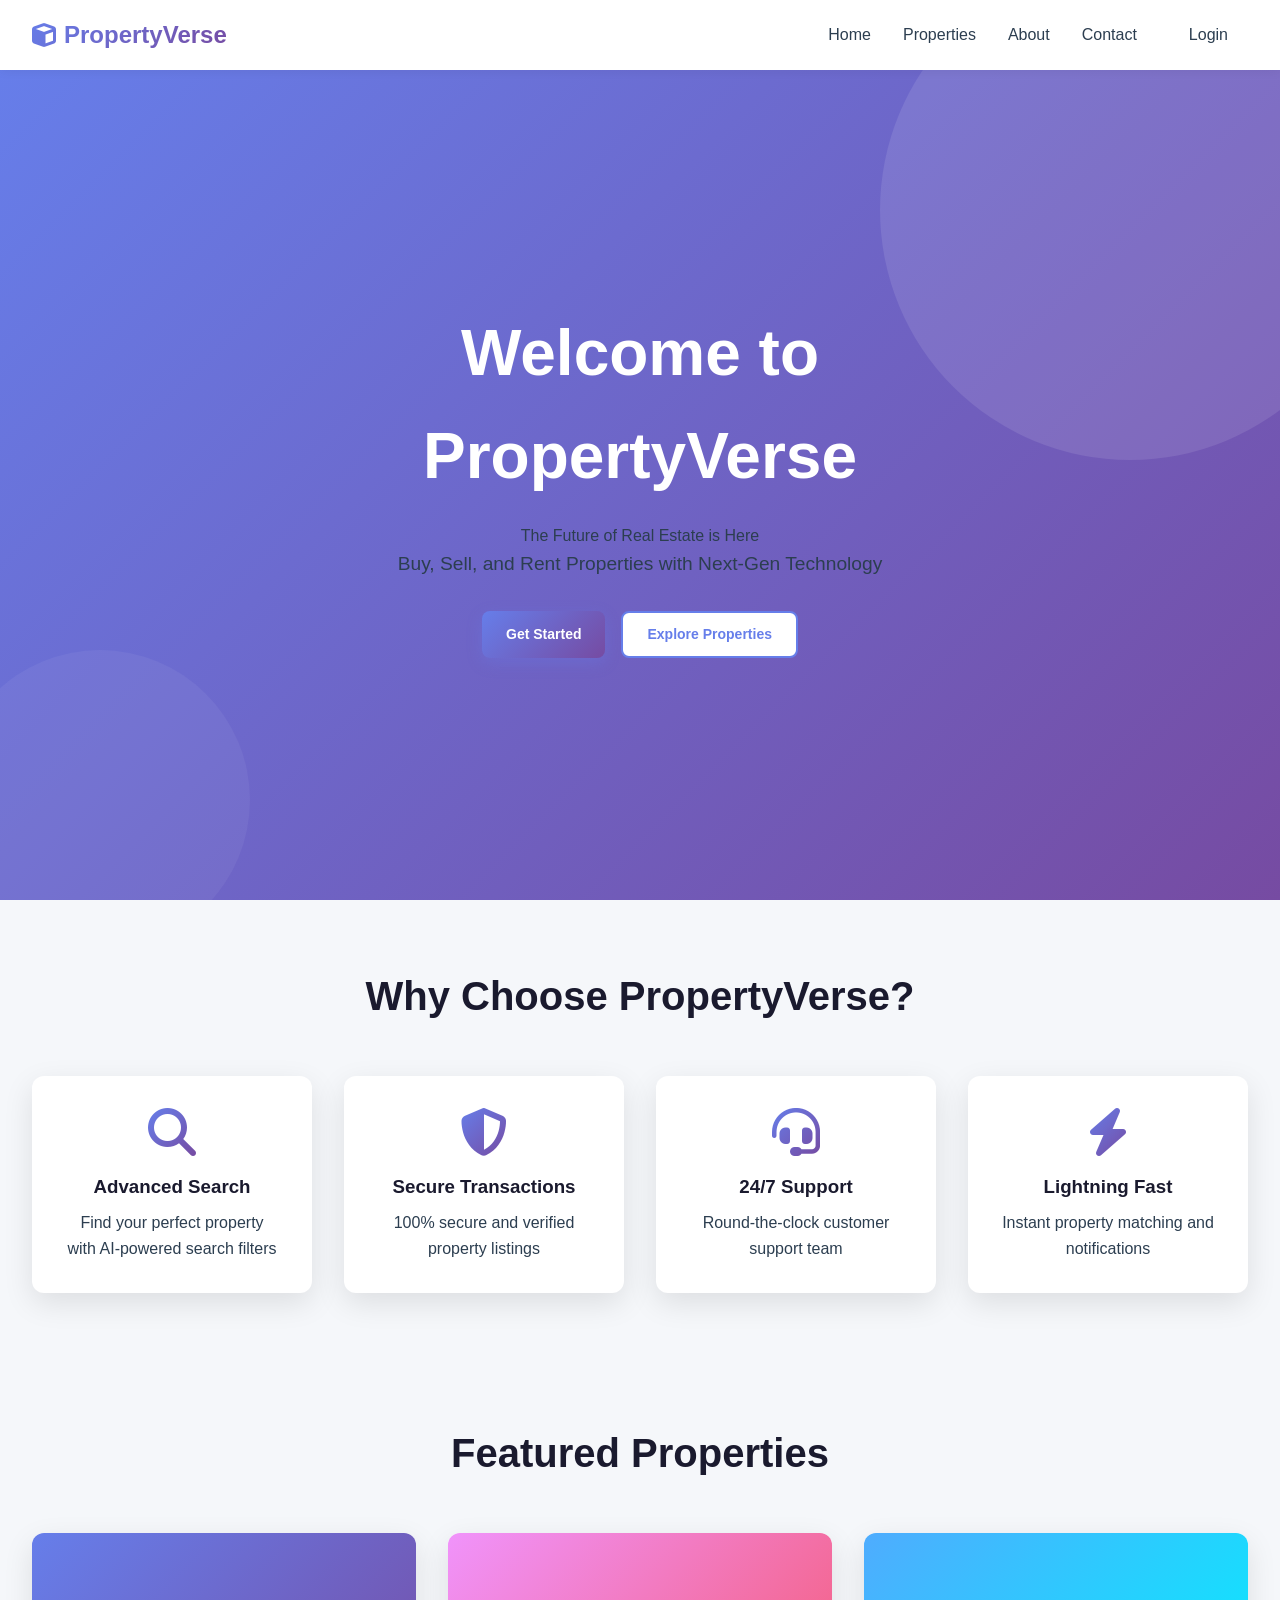
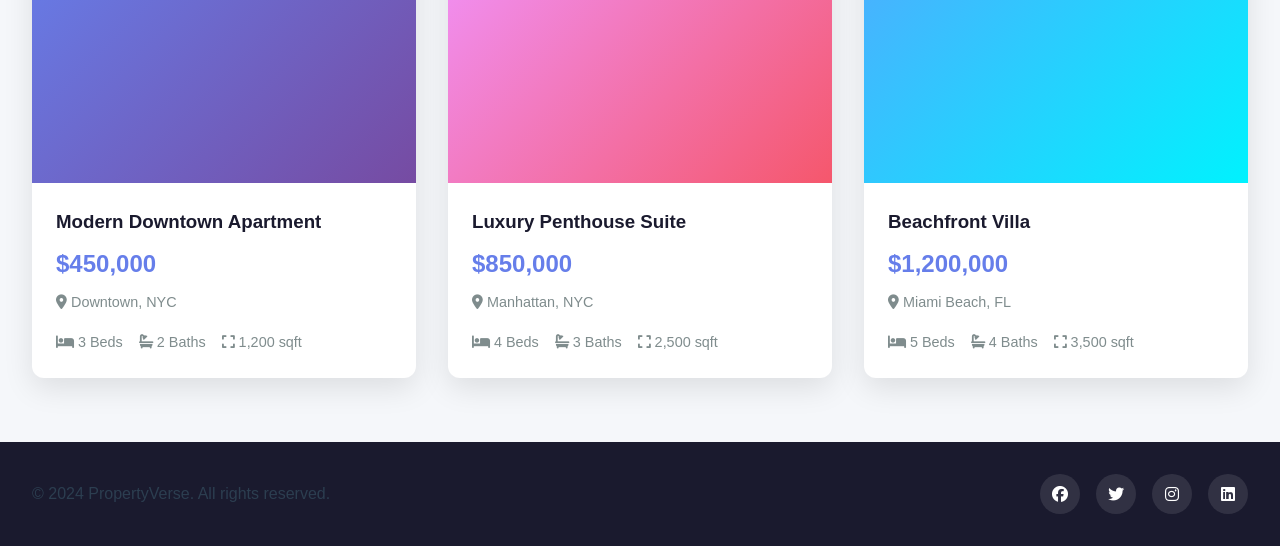
<file: index.html>
<!DOCTYPE html>
<html lang="en">
<head>
    <meta charset="UTF-8">
    <meta name="viewport" content="width=device-width, initial-scale=1.0">
    <title>PropertyVerse - Futuristic Real Estate Platform</title>
    <link rel="stylesheet" href="styles.css">
    <link rel="stylesheet" href="https://cdnjs.cloudflare.com/ajax/libs/font-awesome/6.4.0/css/all.min.css">
</head>
<body>
    <!-- Navigation -->
    <nav class="navbar">
        <div class="nav-container">
            <div class="logo">
                <i class="fas fa-cube"></i> PropertyVerse
            </div>
            <ul class="nav-menu">
                <li><a href="#home">Home</a></li>
                <li><a href="#properties">Properties</a></li>
                <li><a href="#about">About</a></li>
                <li><a href="#contact">Contact</a></li>
                <li><a href="login.html" class="btn-login">Login</a></li>
            </ul>
            <div class="hamburger">
                <span></span>
                <span></span>
                <span></span>
            </div>
        </div>
    </nav>

    <!-- Hero Section -->
    <section id="home" class="hero">
        <div class="hero-content">
            <h1>Welcome to PropertyVerse</h1>
            <p>The Future of Real Estate is Here</p>
            <p class="subtitle">Buy, Sell, and Rent Properties with Next-Gen Technology</p>
            <div class="hero-buttons">
                <a href="login.html" class="btn btn-primary">Get Started</a>
                <a href="#properties" class="btn btn-secondary">Explore Properties</a>
            </div>
        </div>
        <div class="hero-bg"></div>
    </section>

    <!-- Features Section -->
    <section class="features">
        <h2>Why Choose PropertyVerse?</h2>
        <div class="features-grid">
            <div class="feature-card">
                <i class="fas fa-search"></i>
                <h3>Advanced Search</h3>
                <p>Find your perfect property with AI-powered search filters</p>
            </div>
            <div class="feature-card">
                <i class="fas fa-shield-alt"></i>
                <h3>Secure Transactions</h3>
                <p>100% secure and verified property listings</p>
            </div>
            <div class="feature-card">
                <i class="fas fa-headset"></i>
                <h3>24/7 Support</h3>
                <p>Round-the-clock customer support team</p>
            </div>
            <div class="feature-card">
                <i class="fas fa-bolt"></i>
                <h3>Lightning Fast</h3>
                <p>Instant property matching and notifications</p>
            </div>
        </div>
    </section>

    <!-- Properties Preview -->
    <section id="properties" class="properties-preview">
        <h2>Featured Properties</h2>
        <div class="properties-grid">
            <div class="property-card">
                <div class="property-image" style="background: linear-gradient(135deg, #667eea 0%, #764ba2 100%);"></div>
                <div class="property-info">
                    <h3>Modern Downtown Apartment</h3>
                    <p class="price">$450,000</p>
                    <p class="location"><i class="fas fa-map-marker-alt"></i> Downtown, NYC</p>
                    <div class="property-details">
                        <span><i class="fas fa-bed"></i> 3 Beds</span>
                        <span><i class="fas fa-bath"></i> 2 Baths</span>
                        <span><i class="fas fa-expand"></i> 1,200 sqft</span>
                    </div>
                </div>
            </div>
            <div class="property-card">
                <div class="property-image" style="background: linear-gradient(135deg, #f093fb 0%, #f5576c 100%);"></div>
                <div class="property-info">
                    <h3>Luxury Penthouse Suite</h3>
                    <p class="price">$850,000</p>
                    <p class="location"><i class="fas fa-map-marker-alt"></i> Manhattan, NYC</p>
                    <div class="property-details">
                        <span><i class="fas fa-bed"></i> 4 Beds</span>
                        <span><i class="fas fa-bath"></i> 3 Baths</span>
                        <span><i class="fas fa-expand"></i> 2,500 sqft</span>
                    </div>
                </div>
            </div>
            <div class="property-card">
                <div class="property-image" style="background: linear-gradient(135deg, #4facfe 0%, #00f2fe 100%);"></div>
                <div class="property-info">
                    <h3>Beachfront Villa</h3>
                    <p class="price">$1,200,000</p>
                    <p class="location"><i class="fas fa-map-marker-alt"></i> Miami Beach, FL</p>
                    <div class="property-details">
                        <span><i class="fas fa-bed"></i> 5 Beds</span>
                        <span><i class="fas fa-bath"></i> 4 Baths</span>
                        <span><i class="fas fa-expand"></i> 3,500 sqft</span>
                    </div>
                </div>
            </div>
        </div>
    </section>

    <!-- Footer -->
    <footer class="footer">
        <div class="footer-content">
            <p>&copy; 2024 PropertyVerse. All rights reserved.</p>
            <div class="social-links">
                <a href="#"><i class="fab fa-facebook"></i></a>
                <a href="#"><i class="fab fa-twitter"></i></a>
                <a href="#"><i class="fab fa-instagram"></i></a>
                <a href="#"><i class="fab fa-linkedin"></i></a>
            </div>
        </div>
    </footer>

    <script src="script.js"></script>
</body>
</html>
</file>
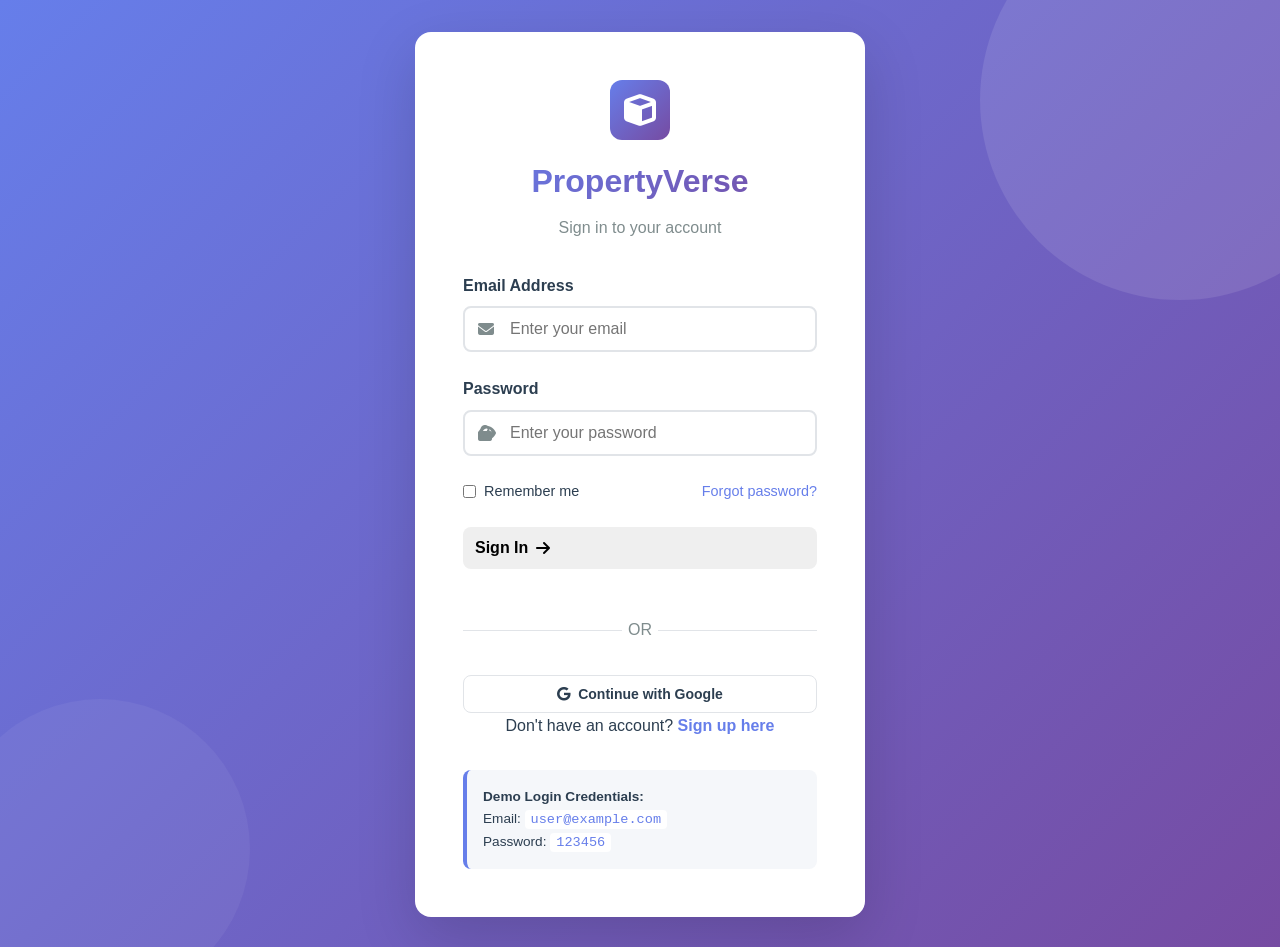
<file: dashboard.html>
<!DOCTYPE html>
<html lang="en">
<head>
    <meta charset="UTF-8">
    <meta name="viewport" content="width=device-width, initial-scale=1.0">
    <title>Dashboard - PropertyVerse</title>
    <link rel="stylesheet" href="styles.css">
    <link rel="stylesheet" href="https://cdnjs.cloudflare.com/ajax/libs/font-awesome/6.4.0/css/all.min.css">
</head>
<body>
    <div class="dashboard-container">
        <!-- Sidebar -->
        <aside class="sidebar">
            <div class="sidebar-header">
                <div class="logo">
                    <i class="fas fa-cube"></i> PropertyVerse
                </div>
                <button class="menu-toggle">
                    <i class="fas fa-bars"></i>
                </button>
            </div>

            <nav class="sidebar-nav">
                <a href="#dashboard" class="nav-link active" data-section="dashboard">
                    <i class="fas fa-th-large"></i>
                    <span>Dashboard</span>
                </a>
                <a href="#browse" class="nav-link" data-section="browse">
                    <i class="fas fa-search"></i>
                    <span>Browse Properties</span>
                </a>
                <a href="#mylistings" class="nav-link" data-section="mylistings">
                    <i class="fas fa-list"></i>
                    <span>My Listings</span>
                </a>
                <a href="#add-property" class="nav-link" data-section="add-property">
                    <i class="fas fa-plus-circle"></i>
                    <span>Add Property</span>
                </a>
                <a href="#favorites" class="nav-link" data-section="favorites">
                    <i class="fas fa-heart"></i>
                    <span>Favorites</span>
                </a>
                <a href="#messages" class="nav-link" data-section="messages">
                    <i class="fas fa-envelope"></i>
                    <span>Messages</span>
                </a>
                <a href="#wallet" class="nav-link" data-section="wallet">
                    <i class="fas fa-wallet"></i>
                    <span>Wallet</span>
                </a>
                <a href="#settings" class="nav-link" data-section="settings">
                    <i class="fas fa-cog"></i>
                    <span>Settings</span>
                </a>
            </nav>

            <div class="sidebar-footer">
                <button class="btn-logout">
                    <i class="fas fa-sign-out-alt"></i>
                    <span>Logout</span>
                </button>
            </div>
        </aside>

        <!-- Main Content -->
        <main class="main-content">
            <!-- Header -->
            <header class="dashboard-header">
                <div class="header-left">
                    <button class="menu-toggle-mobile">
                        <i class="fas fa-bars"></i>
                    </button>
                    <div class="search-bar">
                        <i class="fas fa-search"></i>
                        <input type="text" placeholder="Search properties, locations...">
                    </div>
                </div>
                <div class="header-right">
                    <div class="notifications">
                        <button class="notification-btn">
                            <i class="fas fa-bell"></i>
                            <span class="notification-badge">3</span>
                        </button>
                    </div>
                    <div class="profile-menu">
                        <button class="profile-btn">
                            <img src="https://via.placeholder.com/40" alt="Profile">
                            <span>John Doe</span>
                            <i class="fas fa-chevron-down"></i>
                        </button>
                        <div class="profile-dropdown">
                            <a href="#profile"><i class="fas fa-user"></i> My Profile</a>
                            <a href="#settings"><i class="fas fa-cog"></i> Settings</a>
                            <a href="#help"><i class="fas fa-question-circle"></i> Help</a>
                            <hr>
                            <a href="#logout" class="logout-link"><i class="fas fa-sign-out-alt"></i> Logout</a>
                        </div>
                    </div>
                </div>
            </header>

            <!-- Content Area -->
            <div class="content-area">
                <!-- Dashboard Section -->
                <section id="dashboard-section" class="section active">
                    <div class="section-header">
                        <h1>Welcome, John!</h1>
                        <p>Here's your property overview</p>
                    </div>

                    <div class="stats-grid">
                        <div class="stat-card">
                            <div class="stat-icon" style="background: linear-gradient(135deg, #667eea 0%, #764ba2 100%);"></div>
                            <h3>Active Listings</h3>
                            <p class="stat-number">8</p>
                        </div>
                        <div class="stat-card">
                            <div class="stat-icon" style="background: linear-gradient(135deg, #f093fb 0%, #f5576c 100%);"></div>
                            <h3>Total Views</h3>
                            <p class="stat-number">2,543</p>
                        </div>
                        <div class="stat-card">
                            <div class="stat-icon" style="background: linear-gradient(135deg, #4facfe 0%, #00f2fe 100%);"></div>
                            <h3>Inquiries</h3>
                            <p class="stat-number">24</p>
                        </div>
                        <div class="stat-card">
                            <div class="stat-icon" style="background: linear-gradient(135deg, #43e97b 0%, #38f9d7 100%);"></div>
                            <h3>Wallet Balance</h3>
                            <p class="stat-number">$12,500</p>
                        </div>
                    </div>

                    <div class="dashboard-grid">
                        <div class="card">
                            <h2>Recent Activity</h2>
                            <div class="activity-list">
                                <div class="activity-item">
                                    <div class="activity-icon">
                                        <i class="fas fa-eye"></i>
                                    </div>
                                    <div class="activity-content">
                                        <p class="activity-title">New view on Downtown Apartment</p>
                                        <p class="activity-time">2 hours ago</p>
                                    </div>
                                </div>
                                <div class="activity-item">
                                    <div class="activity-icon">
                                        <i class="fas fa-envelope"></i>
                                    </div>
                                    <div class="activity-content">
                                        <p class="activity-title">New inquiry from Sarah Johnson</p>
                                        <p class="activity-time">5 hours ago</p>
                                    </div>
                                </div>
                                <div class="activity-item">
                                    <div class="activity-icon">
                                        <i class="fas fa-check-circle"></i>
                                    </div>
                                    <div class="activity-content">
                                        <p class="activity-title">Property "Luxury Penthouse" listed</p>
                                        <p class="activity-time">1 day ago</p>
                                    </div>
                                </div>
                            </div>
                        </div>

                        <div class="card">
                            <h2>Quick Actions</h2>
                            <div class="quick-actions">
                                <button class="quick-action-btn">
                                    <i class="fas fa-plus"></i>
                                    <span>Add Property</span>
                                </button>
                                <button class="quick-action-btn">
                                    <i class="fas fa-search"></i>
                                    <span>Browse Properties</span>
                                </button>
                                <button class="quick-action-btn">
                                    <i class="fas fa-heart"></i>
                                    <span>Favorites</span>
                                </button>
                                <button class="quick-action-btn">
                                    <i class="fas fa-chart-bar"></i>
                                    <span>Analytics</span>
                                </button>
                            </div>
                        </div>
                    </div>
                </section>

                <!-- Browse Properties Section -->
                <section id="browse-section" class="section">
                    <div class="section-header">
                        <h1>Browse Properties</h1>
                        <div class="filter-controls">
                            <select id="propertyType">
                                <option value="">All Types</option>
                                <option value="apartment">Apartment</option>
                                <option value="house">House</option>
                                <option value="villa">Villa</option>
                                <option value="commercial">Commercial</option>
                            </select>
                            <select id="priceRange">
                                <option value="">All Prices</option>
                                <option value="0-250000">Under $250K</option>
                                <option value="250000-500000">$250K - $500K</option>
                                <option value="500000-1000000">$500K - $1M</option>
                                <option value="1000000+">$1M+</option>
                            </select>
                            <input type="text" placeholder="Search by location..." id="locationFilter">
                            <button class="btn btn-primary"><i class="fas fa-filter"></i> Filter</button>
                        </div>
                    </div>

                    <div id="propertiesContainer" class="properties-grid">
                        <!-- Properties will be loaded here -->
                    </div>
                </section>

                <!-- My Listings Section -->
                <section id="mylistings-section" class="section">
                    <div class="section-header">
                        <h1>My Listings</h1>
                        <button class="btn btn-primary" onclick="showSection('add-property-section')">
                            <i class="fas fa-plus"></i> Add New Property
                        </button>
                    </div>

                    <div id="myListingsContainer" class="listings-table-container">
                        <table class="listings-table">
                            <thead>
                                <tr>
                                    <th>Property Name</th>
                                    <th>Location</th>
                                    <th>Type</th>
                                    <th>Price</th>
                                    <th>Status</th>
                                    <th>Views</th>
                                    <th>Actions</th>
                                </tr>
                            </thead>
                            <tbody id="myListingsBody">
                                <!-- Data will be loaded here -->
                            </tbody>
                        </table>
                    </div>
                </section>

                <!-- Add Property Section -->
                <section id="add-property-section" class="section">
                    <div class="section-header">
                        <h1>Add New Property</h1>
                    </div>

                    <div class="form-card">
                        <form id="addPropertyForm">
                            <div class="form-row">
                                <div class="form-group">
                                    <label for="propName">Property Name</label>
                                    <input type="text" id="propName" required>
                                </div>
                                <div class="form-group">
                                    <label for="propType">Property Type</label>
                                    <select id="propType" required>
                                        <option value="">Select Type</option>
                                        <option value="apartment">Apartment</option>
                                        <option value="house">House</option>
                                        <option value="villa">Villa</option>
                                        <option value="commercial">Commercial</option>
                                    </select>
                                </div>
                            </div>

                            <div class="form-row">
                                <div class="form-group">
                                    <label for="propLocation">Location</label>
                                    <input type="text" id="propLocation" required>
                                </div>
                                <div class="form-group">
                                    <label for="propCity">City</label>
                                    <input type="text" id="propCity" required>
                                </div>
                            </div>

                            <div class="form-row">
                                <div class="form-group">
                                    <label for="propPrice">Price ($)</label>
                                    <input type="number" id="propPrice" required>
                                </div>
                                <div class="form-group">
                                    <label for="propArea">Area (sqft)</label>
                                    <input type="number" id="propArea" required>
                                </div>
                            </div>

                            <div class="form-row">
                                <div class="form-group">
                                    <label for="propBeds">Bedrooms</label>
                                    <input type="number" id="propBeds" required>
                                </div>
                                <div class="form-group">
                                    <label for="propBaths">Bathrooms</label>
                                    <input type="number" id="propBaths" required>
                                </div>
                            </div>

                            <div class="form-group">
                                <label for="propDescription">Description</label>
                                <textarea id="propDescription" rows="5" required></textarea>
                            </div>

                            <div class="form-group">
                                <label for="propImages">Upload Images</label>
                                <div class="file-upload">
                                    <input type="file" id="propImages" multiple accept="image/*">
                                    <div class="upload-area">
                                        <i class="fas fa-cloud-upload-alt"></i>
                                        <p>Drag and drop images or click to browse</p>
                                    </div>
                                </div>
                            </div>

                            <div class="form-row">
                                <div class="form-group">
                                    <label for="propStatus">Status</label>
                                    <select id="propStatus" required>
                                        <option value="available">Available</option>
                                        <option value="sold">Sold</option>
                                        <option value="rented">Rented</option>
                                    </select>
                                </div>
                                <div class="form-group">
                                    <label for="propListingType">Listing Type</label>
                                    <select id="propListingType" required>
                                        <option value="sale">Sale</option>
                                        <option value="rent">Rent</option>
                                        <option value="both">Both</option>
                                    </select>
                                </div>
                            </div>

                            <div class="button-group">
                                <button type="submit" class="btn btn-primary">
                                    <i class="fas fa-check"></i> List Property
                                </button>
                                <button type="reset" class="btn btn-secondary">
                                    <i class="fas fa-times"></i> Clear
                                </button>
                            </div>
                        </form>
                    </div>
                </section>

                <!-- Favorites Section -->
                <section id="favorites-section" class="section">
                    <div class="section-header">
                        <h1>Favorite Properties</h1>
                    </div>
                    <div id="favoritesContainer" class="properties-grid">
                        <!-- Favorites will be loaded here -->
                    </div>
                </section>

                <!-- Messages Section -->
                <section id="messages-section" class="section">
                    <div class="section-header">
                        <h1>Messages</h1>
                    </div>
                    <div class="messages-container">
                        <div class="messages-list">
                            <div class="message-item active">
                                <div class="message-avatar"></div>
                                <div class="message-preview">
                                    <p class="message-from">Sarah Johnson</p>
                                    <p class="message-text">Interested in the Downtown Apartment...</p>
                                </div>
                                <p class="message-time">2h ago</p>
                            </div>
                            <div class="message-item">
                                <div class="message-avatar"></div>
                                <div class="message-preview">
                                    <p class="message-from">Mike Wilson</p>
                                    <p class="message-text">Can you provide more details about...</p>
                                </div>
                                <p class="message-time">5h ago</p>
                            </div>
                        </div>
                        <div class="messages-chat">
                            <div class="chat-header">
                                <h3>Sarah Johnson</h3>
                            </div>
                            <div class="chat-messages">
                                <div class="message received">
                                    <p>Hi, I'm interested in the Downtown Apartment</p>
                                </div>
                                <div class="message sent">
                                    <p>Great! Would you like to schedule a viewing?</p>
                                </div>
                            </div>
                            <div class="chat-input">
                                <input type="text" placeholder="Type your message...">
                                <button><i class="fas fa-paper-plane"></i></button>
                            </div>
                        </div>
                    </div>
                </section>

                <!-- Wallet Section -->
                <section id="wallet-section" class="section">
                    <div class="section-header">
                        <h1>Wallet</h1>
                    </div>
                    <div class="wallet-container">
                        <div class="wallet-card">
                            <h2>Balance</h2>
                            <p class="balance-amount">$12,500</p>
                            <div class="wallet-actions">
                                <button class="btn btn-primary"><i class="fas fa-arrow-down"></i> Deposit</button>
                                <button class="btn btn-secondary"><i class="fas fa-arrow-up"></i> Withdraw</button>
                            </div>
                        </div>

                        <div class="transactions">
                            <h2>Recent Transactions</h2>
                            <table class="transactions-table">
                                <thead>
                                    <tr>
                                        <th>Date</th>
                                        <th>Description</th>
                                        <th>Amount</th>
                                        <th>Status</th>
                                    </tr>
                                </thead>
                                <tbody>
                                    <tr>
                                        <td>2024-01-15</td>
                                        <td>Listing Fee - Downtown Apartment</td>
                                        <td>-$50</td>
                                        <td><span class="status completed">Completed</span></td>
                                    </tr>
                                    <tr>
                                        <td>2024-01-10</td>
                                        <td>Commission - Luxury Penthouse</td>
                                        <td>+$2,500</td>
                                        <td><span class="status completed">Completed</span></td>
                                    </tr>
                                </tbody>
                            </table>
                        </div>
                    </div>
                </section>

                <!-- Settings Section -->
                <section id="settings-section" class="section">
                    <div class="section-header">
                        <h1>Settings</h1>
                    </div>
                    <div class="settings-container">
                        <div class="settings-tabs">
                            <button class="tab-btn active" data-tab="account">Account</button>
                            <button class="tab-btn" data-tab="security">Security</button>
                            <button class="tab-btn" data-tab="notifications">Notifications</button>
                            <button class="tab-btn" data-tab="privacy">Privacy</button>
                        </div>

                        <div class="tab-content">
                            <div class="tab-pane active" id="account-tab">
                                <form id="accountForm">
                                    <div class="form-row">
                                        <div class="form-group">
                                            <label for="settingFirstName">First Name</label>
                                            <input type="text" id="settingFirstName" value="John">
                                        </div>
                                        <div class="form-group">
                                            <label for="settingLastName">Last Name</label>
                                            <input type="text" id="settingLastName" value="Doe">
                                        </div>
                                    </div>
                                    <div class="form-group">
                                        <label for="settingEmail">Email</label>
                                        <input type="email" id="settingEmail" value="john@example.com">
                                    </div>
                                    <div class="form-group">
                                        <label for="settingPhone">Phone</label>
                                        <input type="tel" id="settingPhone" value="+1 (555) 123-4567">
                                    </div>
                                    <button type="submit" class="btn btn-primary">Save Changes</button>
                                </form>
                            </div>

                            <div class="tab-pane" id="security-tab">
                                <div class="form-group">
                                    <label for="oldPassword">Current Password</label>
                                    <input type="password" id="oldPassword" placeholder="Enter current password">
                                </div>
                                <div class="form-group">
                                    <label for="newPassword">New Password</label>
                                    <input type="password" id="newPassword" placeholder="Enter new password">
                                </div>
                                <div class="form-group">
                                    <label for="confirmNewPassword">Confirm New Password</label>
                                    <input type="password" id="confirmNewPassword" placeholder="Confirm new password">
                                </div>
                                <button class="btn btn-primary">Update Password</button>
                            </div>

                            <div class="tab-pane" id="notifications-tab">
                                <label class="checkbox-setting">
                                    <input type="checkbox" checked>
                                    <span>Email notifications for new inquiries</span>
                                </label>
                                <label class="checkbox-setting">
                                    <input type="checkbox" checked>
                                    <span>Email notifications for property views</span>
                                </label>
                                <label class="checkbox-setting">
                                    <input type="checkbox">
                                    <span>Weekly property recommendations</span>
                                </label>
                                <label class="checkbox-setting">
                                    <input type="checkbox" checked>
                                    <span>Newsletter</span>
                                </label>
                            </div>

                            <div class="tab-pane" id="privacy-tab">
                                <label class="checkbox-setting">
                                    <input type="checkbox" checked>
                                    <span>Show profile publicly</span>
                                </label>
                                <label class="checkbox-setting">
                                    <input type="checkbox" checked>
                                    <span>Allow users to contact me</span>
                                </label>
                                <label class="checkbox-setting">
                                    <input type="checkbox">
                                    <span>Share data with partners</span>
                                </label>
                            </div>
                        </div>
                    </div>
                </section>
            </div>
        </main>
    </div>

    <script src="dashboard.js"></script>
    <script src="property-data.js"></script>
</body>
</html>
```

## 5.         display: flex;
    align-items: center;
    gap:     }
}

style="margin-top: 1rem; display: flex; gap: 0.5rem;">
                        <button class="btn btn-primary" style="flex: 1; font-size: 0.85rem;">View Details</button>
                        <button class="btn btn-secondary" style="flex: 1; font-size: 0.85rem;">Contact Agent</button>
                    </div>
                </div>
            </div>
        `).join('');
    }

    displayMyListings(listings) {
        const tbody = document.getElementById('myListingsBody');
        tbody.innerHTML = listings.map(listing => `
            <tr>
                <td><strong>${listing.name}</strong></td>
                <td>${listing.location}</td>
                <td>${listing.type}</td>
                <td>$${listing.price.toLocaleString()}</td>
                <td><span class="status ${listing.status}">${listing.status}</span></td>
                <td>${listing.views}</td>
                <td>
                    <div class="action-buttons">
                        <button class="action-btn edit" title="Edit"><i class="fas fa-edit"></i></button>
                        <button class="action-btn delete" title="Delete"><i class="fas fa-trash"></i></button>
                    </div>
                </td>
            </tr>
        `).join('');
    }

    displayFavorites(faves) {
        const container = document.getElementById('favoritesContainer');
        container.innerHTML = faves.length > 0 ? faves.map(prop => `
            <div class="property-card">
                <div class="property-image" style="background: ${prop.image};"></div>
                <div class="property-info">
                    <h3>${prop.name}</h3>
                    <p class="price">$${prop.price.toLocaleString()}</p>
                    <p class="location"><i class="fas fa-map-marker-alt"></i> ${prop.location}</p>
                    <div class="property-details">
                        <span><i class="fas fa-bed"></i> ${prop.beds} Beds</span>
                        <span><i class="fas fa-bath"></i> ${prop.baths} Baths</span>
                    </div>
                </div>
            </div>
        `).join('') : '<p>No favorites yet</p>';
    }
</file>
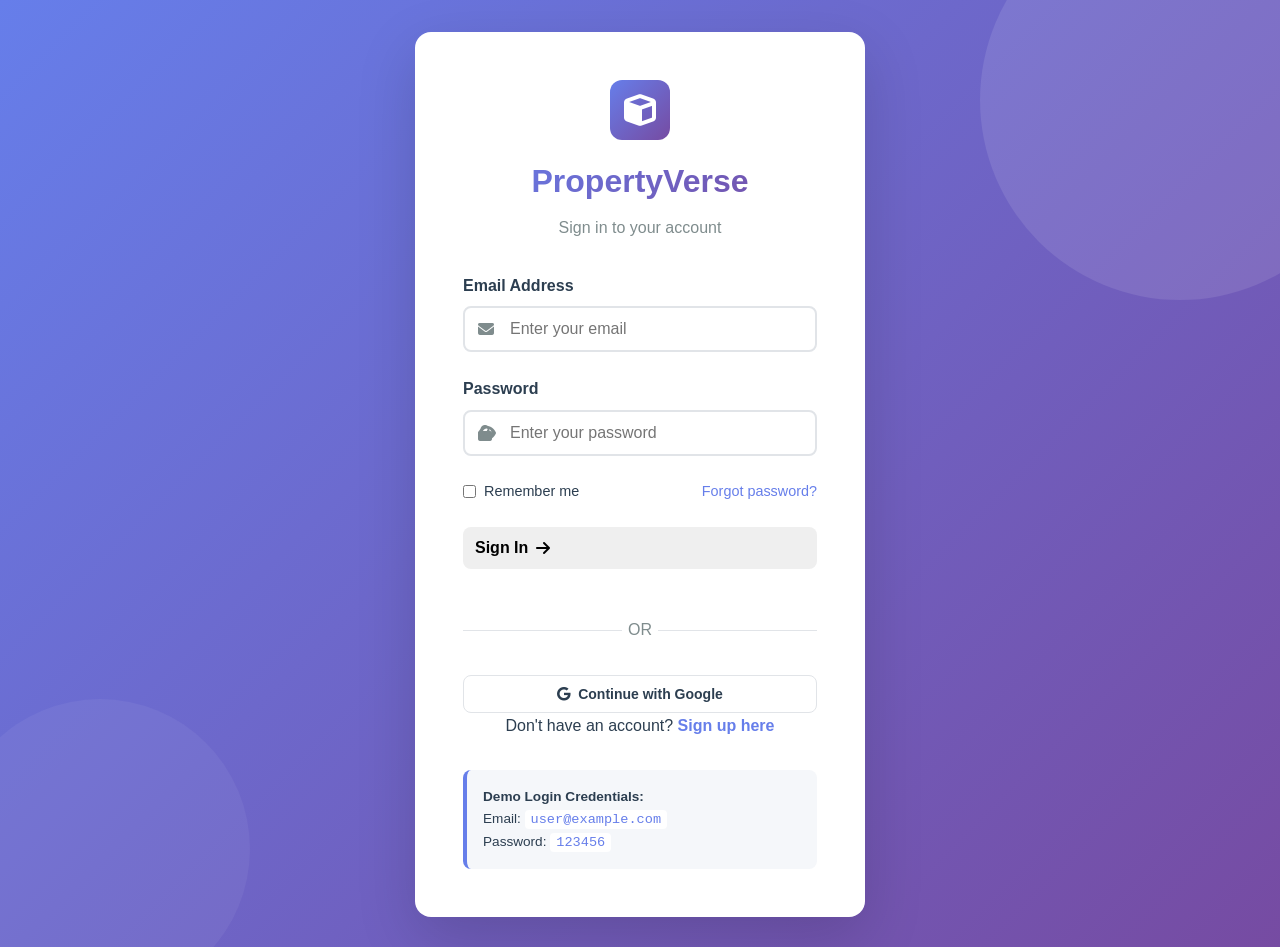
<file: login.html>
<!DOCTYPE html>
<html lang="en">
<head>
    <meta charset="UTF-8">
    <meta name="viewport" content="width=device-width, initial-scale=1.0">
    <title>Login - PropertyVerse</title>
    <link rel="stylesheet" href="styles.css">
    <link rel="stylesheet" href="https://cdnjs.cloudflare.com/ajax/libs/font-awesome/6.4.0/css/all.min.css">
</head>
<body>
    <div class="login-container">
        <div class="login-card">
            <div class="login-header">
                <div class="logo-large">
                    <i class="fas fa-cube"></i>
                </div>
                <h1>PropertyVerse</h1>
                <p>Sign in to your account</p>
            </div>

            <form id="loginForm" class="login-form">
                <div class="form-group">
                    <label for="email">Email Address</label>
                    <div class="input-wrapper">
                        <i class="fas fa-envelope"></i>
                        <input type="email" id="email" name="email" placeholder="Enter your email" required>
                    </div>
                </div>

                <div class="form-group">
                    <label for="password">Password</label>
                    <div class="input-wrapper">
                        <i class="fas fa-lock"></i>
                        <input type="password" id="password" name="password" placeholder="Enter your password" required>
                        <i class="fas fa-eye toggle-password"></i>
                    </div>
                </div>

                <div class="form-options">
                    <label class="remember-me">
                        <input type="checkbox" name="remember">
                        <span>Remember me</span>
                    </label>
                    <a href="#forgot-password" class="forgot-link">Forgot password?</a>
                </div>

                <button type="submit" class="btn btn-login-submit">
                    <span>Sign In</span>
                    <i class="fas fa-arrow-right"></i>
                </button>

                <div class="divider">OR</div>

                <button type="button" class="btn btn-social btn-google">
                    <i class="fab fa-google"></i> Continue with Google
                </button>

                <div class="signup-link">
                    <p>Don't have an account? <a href="signup.html">Sign up here</a></p>
                </div>
            </form>

            <!-- Demo Credentials -->
            <div class="demo-credentials">
                <p><strong>Demo Login Credentials:</strong></p>
                <p>Email: <code>user@example.com</code></p>
                <p>Password: <code>123456</code></p>
            </div>
        </div>

        <div class="login-bg"></div>
    </div>

    <script src="auth.js"></script>
</body>
</html>
</file>
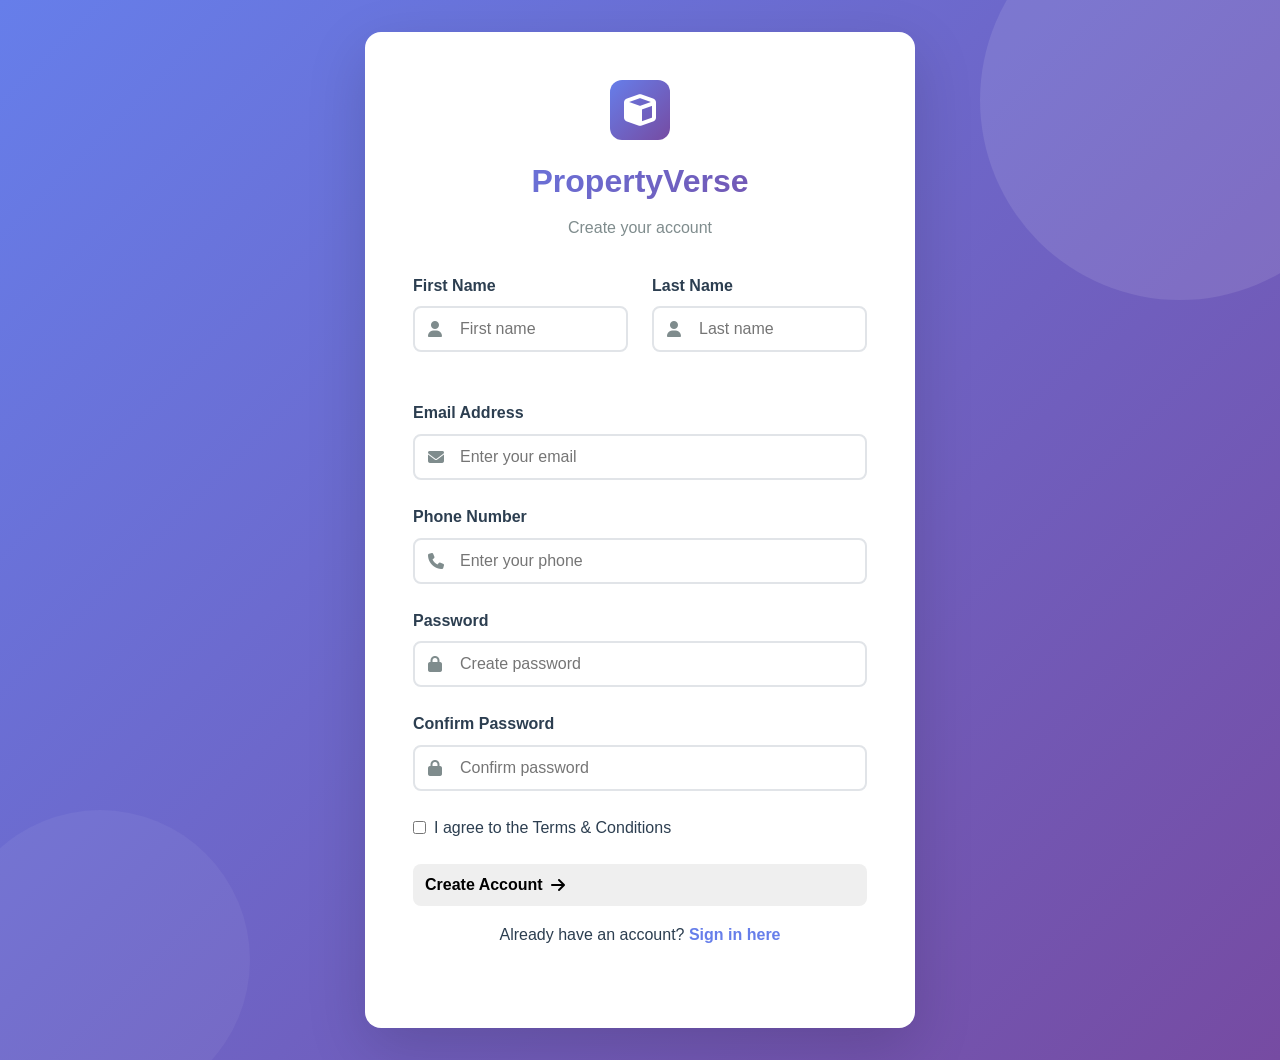
<file: signup.html>
<!DOCTYPE html>
<html lang="en">
<head>
    <meta charset="UTF-8">
    <meta name="viewport" content="width=device-width, initial-scale=1.0">
    <title>Sign Up - PropertyVerse</title>
    <link rel="stylesheet" href="styles.css">
    <link rel="stylesheet" href="https://cdnjs.cloudflare.com/ajax/libs/font-awesome/6.4.0/css/all.min.css">
</head>
<body>
    <div class="login-container">
        <div class="login-card signup-card">
            <div class="login-header">
                <div class="logo-large">
                    <i class="fas fa-cube"></i>
                </div>
                <h1>PropertyVerse</h1>
                <p>Create your account</p>
            </div>

            <form id="signupForm" class="login-form">
                <div class="form-row">
                    <div class="form-group">
                        <label for="firstName">First Name</label>
                        <div class="input-wrapper">
                            <i class="fas fa-user"></i>
                            <input type="text" id="firstName" name="firstName" placeholder="First name" required>
                        </div>
                    </div>
                    <div class="form-group">
                        <label for="lastName">Last Name</label>
                        <div class="input-wrapper">
                            <i class="fas fa-user"></i>
                            <input type="text" id="lastName" name="lastName" placeholder="Last name" required>
                        </div>
                    </div>
                </div>

                <div class="form-group">
                    <label for="signupEmail">Email Address</label>
                    <div class="input-wrapper">
                        <i class="fas fa-envelope"></i>
                        <input type="email" id="signupEmail" name="email" placeholder="Enter your email" required>
                    </div>
                </div>

                <div class="form-group">
                    <label for="phone">Phone Number</label>
                    <div class="input-wrapper">
                        <i class="fas fa-phone"></i>
                        <input type="tel" id="phone" name="phone" placeholder="Enter your phone" required>
                    </div>
                </div>

                <div class="form-group">
                    <label for="signupPassword">Password</label>
                    <div class="input-wrapper">
                        <i class="fas fa-lock"></i>
                        <input type="password" id="signupPassword" name="password" placeholder="Create password" required>
                    </div>
                </div>

                <div class="form-group">
                    <label for="confirmPassword">Confirm Password</label>
                    <div class="input-wrapper">
                        <i class="fas fa-lock"></i>
                        <input type="password" id="confirmPassword" name="confirmPassword" placeholder="Confirm password" required>
                    </div>
                </div>

                <label class="checkbox">
                    <input type="checkbox" name="terms" required>
                    <span>I agree to the Terms & Conditions</span>
                </label>

                <button type="submit" class="btn btn-login-submit">
                    <span>Create Account</span>
                    <i class="fas fa-arrow-right"></i>
                </button>

                <div class="signup-link">
                    <p>Already have an account? <a href="login.html">Sign in here</a></p>
                </div>
            </form>
        </div>

        <div class="login-bg"></div>
    </div>

    <script src="auth.js"></script>
</body>
</html>
</file>
<file: styles.css>
/* ===== ROOT & GENERAL ===== */
:root {
    --primary: #667eea;
    --primary-dark: #5568d3;
    --secondary: #764ba2;
    --accent: #f093fb;
    --success: #43e97b;
    --warning: #ffa502;
    --danger: #ff6b6b;
    --dark: #1a1a2e;
    --light: #f5f7fa;
    --text: #2c3e50;
    --text-light: #7f8c8d;
    --border: #e1e4e8;
    --bg: #ffffff;
    --shadow: 0 10px 30px rgba(0, 0, 0, 0.1);
    --shadow-lg: 0 20px 60px rgba(0, 0, 0, 0.15);
}

* {
    margin: 0;
    padding: 0;
    box-sizing: border-box;
}

body {
    font-family: 'Segoe UI', Tahoma, Geneva, Verdana, sans-serif;
    background-color: var(--light);
    color: var(--text);
    line-height: 1.6;
}

/* ===== SCROLLBAR ===== */
::-webkit-scrollbar {
    width: 8px;
    height: 8px;
}

::-webkit-scrollbar-track {
    background: var(--light);
}

::-webkit-scrollbar-thumb {
    background: var(--primary);
    border-radius: 4px;
}

::-webkit-scrollbar-thumb:hover {
    background: var(--primary-dark);
}

/* ===== TYPOGRAPHY ===== */
h1, h2, h3, h4, h5, h6 {
    color: var(--dark);
    margin-bottom: 0.5rem;
    font-weight: 600;
}

p {
    color: var(--text);
}

a {
    color: var(--primary);
    text-decoration: none;
    transition: color 0.3s ease;
}

a:hover {
    color: var(--primary-dark);
}

/* ===== BUTTONS ===== */
.btn {
    padding: 10px 24px;
    border: none;
    border-radius: 8px;
    font-size: 14px;
    font-weight: 600;
    cursor: pointer;
    transition: all 0.3s ease;
    display: inline-flex;
    align-items: center;
    gap: 8px;
}

.btn-primary {
    background: linear-gradient(135deg, var(--primary) 0%, var(--secondary) 100%);
    color: white;
    box-shadow: 0 5px 15px rgba(102, 126, 234, 0.3);
}

.btn-primary:hover {
    transform: translateY(-2px);
    box-shadow: 0 8px 20px rgba(102, 126, 234, 0.4);
}

.btn-secondary {
    background: white;
    color: var(--primary);
    border: 2px solid var(--primary);
}

.btn-secondary:hover {
    background: var(--light);
}

.btn-login {
    background: white;
    color: var(--primary);
    padding: 8px 20px;
    border-radius: 6px;
    font-weight: 600;
}

.btn-login:hover {
    background: var(--light);
}

.btn-social {
    width: 100%;
    background: white;
    color: var(--text);
    border: 1px solid var(--border);
    justify-content: center;
}

.btn-social:hover {
    background: var(--light);
}

/* ===== NAVBAR ===== */
.navbar {
    background: white;
    box-shadow: 0 2px 10px rgba(0, 0, 0, 0.05);
    position: fixed;
    width: 100%;
    top: 0;
    z-index: 1000;
}

.nav-container {
    max-width: 1400px;
    margin: 0 auto;
    display: flex;
    justify-content: space-between;
    align-items: center;
    padding: 1rem 2rem;
}

.logo {
    font-size: 24px;
    font-weight: 700;
    background: linear-gradient(135deg, var(--primary) 0%, var(--secondary) 100%);
    -webkit-background-clip: text;
    -webkit-text-fill-color: transparent;
    display: flex;
    align-items: center;
    gap: 8px;
}

.nav-menu {
    display: flex;
    list-style: none;
    gap: 2rem;
    align-items: center;
}

.nav-menu a {
    color: var(--text);
    font-weight: 500;
    transition: color 0.3s ease;
}

.nav-menu a:hover {
    color: var(--primary);
}

.hamburger {
    display: none;
    flex-direction: column;
    cursor: pointer;
}

.hamburger span {
    width: 25px;
    height: 3px;
    background: var(--text);
    margin: 5px 0;
    transition: 0.3s;
}

/* ===== HERO ===== */
.hero {
    margin-top: 60px;
    min-height: calc(100vh - 60px);
    background: linear-gradient(135deg, #667eea 0%, #764ba2 100%);
    color: white;
    display: flex;
    align-items: center;
    justify-content: center;
    position: relative;
    overflow: hidden;
    padding: 2rem;
}

.hero::before {
    content: '';
    position: absolute;
    width: 500px;
    height: 500px;
    background: rgba(255, 255, 255, 0.1);
    border-radius: 50%;
    top: -100px;
    right: -100px;
    animation: float 6s ease-in-out infinite;
}

.hero::after {
    content: '';
    position: absolute;
    width: 300px;
    height: 300px;
    background: rgba(255, 255, 255, 0.05);
    border-radius: 50%;
    bottom: -50px;
    left: -50px;
    animation: float 8s ease-in-out infinite reverse;
}

@keyframes float {
    0%, 100% { transform: translate(0, 0); }
    50% { transform: translate(20px, 20px); }
}

.hero-content {
    text-align: center;
    z-index: 1;
    max-width: 800px;
}

.hero-content h1 {
    font-size: 4rem;
    margin-bottom: 1rem;
    color: white;
    animation: slideInDown 0.8s ease;
}

.hero-content .subtitle {
    font-size: 1.2rem;
    margin-bottom: 2rem;
    opacity: 0.9;
    animation: slideInUp 0.8s ease 0.2s both;
}

.hero-buttons {
    display: flex;
    gap: 1rem;
    justify-content: center;
    animation: slideInUp 0.8s ease 0.4s both;
}

@keyframes slideInDown {
    from {
        opacity: 0;
        transform: translateY(-30px);
    }
    to {
        opacity: 1;
        transform: translateY(0);
    }
}

@keyframes slideInUp {
    from {
        opacity: 0;
        transform: translateY(30px);
    }
    to {
        opacity: 1;
        transform: translateY(0);
    }
}

/* ===== FEATURES ===== */
.features {
    padding: 4rem 2rem;
    max-width: 1400px;
    margin: 0 auto;
}

.features h2 {
    text-align: center;
    font-size: 2.5rem;
    margin-bottom: 3rem;
}

.features-grid {
    display: grid;
    grid-template-columns: repeat(auto-fit, minmax(250px, 1fr));
    gap: 2rem;
}

.feature-card {
    background: white;
    padding: 2rem;
    border-radius: 12px;
    text-align: center;
    box-shadow: var(--shadow);
    transition: all 0.3s ease;
}

.feature-card:hover {
    transform: translateY(-10px);
    box-shadow: var(--shadow-lg);
}

.feature-card i {
    font-size: 3rem;
    background: linear-gradient(135deg, var(--primary) 0%, var(--secondary) 100%);
    -webkit-background-clip: text;
    -webkit-text-fill-color: transparent;
    margin-bottom: 1rem;
}

/* ===== PROPERTIES PREVIEW ===== */
.properties-preview {
    padding: 4rem 2rem;
    max-width: 1400px;
    margin: 0 auto;
    background: var(--light);
}

.properties-preview h2 {
    text-align: center;
    font-size: 2.5rem;
    margin-bottom: 3rem;
}

.properties-grid {
    display: grid;
    grid-template-columns: repeat(auto-fill, minmax(300px, 1fr));
    gap: 2rem;
}

.property-card {
    background: white;
    border-radius: 12px;
    overflow: hidden;
    box-shadow: var(--shadow);
    transition: all 0.3s ease;
}

.property-card:hover {
    transform: translateY(-10px);
    box-shadow: var(--shadow-lg);
}

.property-image {
    height: 250px;
    background: linear-gradient(135deg, #667eea 0%, #764ba2 100%);
}

.property-info {
    padding: 1.5rem;
}

.property-info h3 {
    margin-bottom: 0.5rem;
}

.price {
    font-size: 1.5rem;
    color: var(--primary);
    font-weight: 700;
    margin-bottom: 0.5rem;
}

.location {
    color: var(--text-light);
    font-size: 0.9rem;
    margin-bottom: 1rem;
}

.property-details {
    display: flex;
    gap: 1rem;
    font-size: 0.9rem;
    color: var(--text-light);
}

/* ===== FOOTER ===== */
.footer {
    background: var(--dark);
    color: white;
    padding: 2rem;
    text-align: center;
}

.footer-content {
    display: flex;
    justify-content: space-between;
    align-items: center;
    max-width: 1400px;
    margin: 0 auto;
}

.social-links {
    display: flex;
    gap: 1rem;
}

.social-links a {
    color: white;
    width: 40px;
    height: 40px;
    display: flex;
    align-items: center;
    justify-content: center;
    background: rgba(255, 255, 255, 0.1);
    border-radius: 50%;
    transition: all 0.3s ease;
}

.social-links a:hover {
    background: var(--primary);
    transform: scale(1.1);
}

/* ===== LOGIN PAGE ===== */
.login-container {
    min-height: 100vh;
    display: flex;
    align-items: center;
    justify-content: center;
    padding: 2rem;
    background: linear-gradient(135deg, #667eea 0%, #764ba2 100%);
    position: relative;
    overflow: hidden;
}

.login-container::before {
    content: '';
    position: absolute;
    width: 400px;
    height: 400px;
    background: rgba(255, 255, 255, 0.1);
    border-radius: 50%;
    top: -100px;
    right: -100px;
}

.login-container::after {
    content: '';
    position: absolute;
    width: 300px;
    height: 300px;
    background: rgba(255, 255, 255, 0.05);
    border-radius: 50%;
    bottom: -50px;
    left: -50px;
}

.login-card {
    background: white;
    border-radius: 16px;
    padding: 3rem;
    max-width: 450px;
    width: 100%;
    box-shadow: var(--shadow-lg);
    z-index: 1;
    animation: slideInUp 0.6s ease;
}

.signup-card {
    max-width: 550px;
}

.login-header {
    text-align: center;
    margin-bottom: 2rem;
}

.logo-large {
    width: 60px;
    height: 60px;
    background: linear-gradient(135deg, var(--primary) 0%, var(--secondary) 100%);
    border-radius: 12px;
    display: flex;
    align-items: center;
    justify-content: center;
    font-size: 2rem;
    color: white;
    margin: 0 auto 1rem;
}

.login-header h1 {
    font-size: 2rem;
    margin-bottom: 0.5rem;
    background: linear-gradient(135deg, var(--primary) 0%, var(--secondary) 100%);
    -webkit-background-clip: text;
    -webkit-text-fill-color: transparent;
}

.login-header p {
    color: var(--text-light);
}

.login-form {
    margin-bottom: 2rem;
}

.form-group {
    margin-bottom: 1.5rem;
}

.form-group label {
    display: block;
    margin-bottom: 0.5rem;
    font-weight: 600;
    color: var(--text);
}

.input-wrapper {
    position: relative;
    display: flex;
    align-items: center;
}

.input-wrapper i {
    position: absolute;
    left: 15px;
    color: var(--text-light);
}

.input-wrapper input {
    width: 100%;
    padding: 12px 15px 12px 45px;
    border: 2px solid var(--border);
    border-radius: 8px;
    font-size: 1rem;
    transition: all 0.3s ease;
}

.input-wrapper input:focus {
    outline: none;
    border-color: var(--primary);
    box-shadow: 0 0 0 3px rgba(102, 126, 234, 0.1);
}

.toggle-password {
    cursor: pointer;
    position: absolute;
    right: 15px;
    color: var(--primary);
}

.form-options {
    display: flex;
    justify-content: space-between;
    align-items: center;
    margin-bottom: 1.5rem;
    font-size: 0.9rem;
}

.remember-me {
    display: flex;
    align-items: center;
    gap: 8px;
    cursor: pointer;
}

.remember-me input {
    cursor: pointer;
}

.forgot-link {
    color: var(--primary);
}

.btn-login-submit {
    width: 100%;
    padding: 12px;
    font-size: 1rem;
    margin-bottom: 1rem;
}

.divider {
    text-align: center;
    margin: 2rem 0;
    color: var(--text-light);
    position: relative;
}

.divider::before,
.divider::after {
    content: '';
    position: absolute;
    top: 50%;
    width: 45%;
    height: 1px;
    background: var(--border);
}

.divider::before {
    left: 0;
}

.divider::after {
    right: 0;
}

.signup-link {
    text-align: center;
    color: var(--text-light);
}

.signup-link a {
    color: var(--primary);
    font-weight: 600;
}

.demo-credentials {
    background: var(--light);
    padding: 1rem;
    border-radius: 8px;
    font-size: 0.85rem;
    margin-top: 1.5rem;
    border-left: 4px solid var(--primary);
}

.demo-credentials code {
    background: white;
    padding: 2px 6px;
    border-radius: 4px;
    font-family: monospace;
    color: var(--primary);
}

/* ===== FORM STYLES ===== */
.form-row {
    display: grid;
    grid-template-columns: 1fr 1fr;
    gap: 1.5rem;
    margin-bottom: 1.5rem;
}

.checkbox {
    display: flex;
    align-items: center;
    gap: 8px;
    margin-bottom: 1.5rem;
    cursor: pointer;
}

.checkbox input {
    cursor: pointer;
}

.button-group {
    display: flex;
    gap: 1rem;
    margin-top: 2rem;
}

/* ===== DASHBOARD ===== */
.dashboard-container {
    display: flex;
    min-height: 100vh;
    background: var(--light);
}

/* Sidebar */
.sidebar {
    width: 280px;
    background: white;
    box-shadow: var(--shadow);
    position: fixed;
    height: 100vh;
    overflow-y: auto;
    z-index: 999;
    transition: transform 0.3s ease;
}

.sidebar-header {
    padding: 1.5rem;
    display: flex;
    justify-content: space-between;
    align-items: center;
    border-bottom: 1px solid var(--border);
}

.sidebar-header .logo {
    font-size: 1.2rem;
    margin: 0;
}

.menu-toggle {
    display: none;
    background: none;
    border: none;
    cursor: pointer;
    font-size: 1.5rem;
    color: var(--primary);
}

.sidebar-nav {
    padding: 1.5rem 0;
}

.nav-link {
    display: flex;
    align-items: center;
    gap: 12px;
    padding: 0.75rem 1.5rem;
    color: var(--text);
    transition: all 0.3s ease;
    border-left: 4px solid transparent;
}

.nav-link:hover,
.nav-link.active {
    background: var(--light);
    color: var(--primary);
    border-left-color: var(--primary);
}

.sidebar-footer {
    padding: 1.5rem;
    border-top: 1px solid var(--border);
}

.btn-logout {
    width: 100%;
    display: flex;
    align-items: center;
    gap: 8px;
    background: none;
    border: 2px solid var(--danger);
    color: var(--danger);
    padding: 10px;
    border-radius: 8px;
    cursor: pointer;
    font-weight: 600;
    transition: all 0.3s ease;
}

.btn-logout:hover {
    background: var(--danger);
    color: white;
}

/* Main Content */
.main-content {
    margin-left: 280px;
    flex: 1;
    overflow-y: auto;
}

.dashboard-header {
    background: white;
    padding: 1.5rem 2rem;
    display: flex;
    justify-content: space-between;
    align-items: center;
    box-shadow: 0 2px 10px rgba(0, 0, 0, 0.05);
    position: sticky;
    top: 0;
    z-index: 100;
}

.header-left {
    display: flex;
    align-items: center;
    gap: 1rem;
    flex: 1;
}

.menu-toggle-mobile {
    display: none;
    background: none;
    border: none;
    cursor: pointer;
    font-size: 1.5rem;
    color: var(--primary);
}

.search-bar {
    flex: 1;
    position: relative;
    max-width: 400px;
}

.search-bar input {
    width: 100%;
    padding: 10px 15px 10px 40px;
    border: 2px solid var(--border);
    border-radius: 8px;
    font-size: 0.9rem;
}

.search-bar input:focus {
    outline: none;
    border-color: var(--primary);
}

.search-bar i {
    position: absolute;
    left: 15px;
    top: 50%;
    transform: translateY(-50%);
    color: var(--text-light);
}

.header-right {
    display: flex;
    align-items: center;
    gap: 2rem;
}

.notifications {
    position: relative;
}

.notification-btn {
    background: none;
    border: none;
    font-size: 1.5rem;
    cursor: pointer;
    color: var(--text);
    position: relative;
}

.notification-badge {
    position: absolute;
    top: -5px;
    right: -8px;
    background: var(--danger);
    color: white;
    width: 22px;
    height: 22px;
    border-radius: 50%;
    display: flex;
    align-items: center;
    justify-content: center;
    font-size: 0.75rem;
    font-weight: 700;
}

.profile-menu {
    position: relative;
}

.profile-btn {
    background: none;
    border: none;
    display: flex;
    align-items: center;
    gap: 8px;
    cursor: pointer;
    font-size: 0.9rem;
}

.profile-btn img {
    width: 40px;
    height: 40px;
    border-radius: 50%;
}

.profile-dropdown {
    position: absolute;
    top: 100%;
    right: 0;
    background: white;
    border-radius: 8px;
    box-shadow: var(--shadow);
    min-width: 200px;
    margin-top: 0.5rem;
    opacity: 0;
    visibility: hidden;
    transform: translateY(-10px);
    transition: all 0.3s ease;
    z-index: 200;
}

.profile-menu:hover .profile-dropdown {
    opacity: 1;
    visibility: visible;
    transform: translateY(0);
}

.profile-dropdown a {
    display: flex;
    align-items: center;
    gap: 8px;
    padding: 0.75rem 1rem;
    color: var(--text);
    border: none;
    background: none;
}

.profile-dropdown a:hover {
    background: var(--light);
}

.profile-dropdown hr {
    margin: 0.5rem 0;
    border: none;
    border-top: 1px solid var(--border);
}

.logout-link {
    color: var(--danger) !important;
}

/* Content Area */
.content-area {
    padding: 2rem;
}

.section {
    display: none;
}

.section.active {
    display: block;
    animation: fadeIn 0.3s ease;
}

@keyframes fadeIn {
    from {
        opacity: 0;
        transform: translateY(10px);
    }
    to {
        opacity: 1;
        transform: translateY(0);
    }
}

.section-header {
    margin-bottom: 2rem;
}

.section-header h1 {
    font-size: 2rem;
    margin-bottom: 0.5rem;
}

.section-header p {
    color: var(--text-light);
}

.filter-controls {
    display: flex;
    gap: 1rem;
    margin-top: 1rem;
}

.filter-controls select,
.filter-controls input {
    padding: 10px 15px;
    border: 2px solid var(--border);
    border-radius: 8px;
    font-size: 0.9rem;
}

.filter-controls select:focus,
.filter-controls input:focus {
    outline: none;
    border-color: var(--primary);
}

/* Stats Grid */
.stats-grid {
    display: grid;
    grid-template-columns: repeat(auto-fit, minmax(200px, 1fr));
    gap: 1.5rem;
    margin-bottom: 2rem;
}

.stat-card {
    background: white;
    padding: 1.5rem;
    border-radius: 12px;
    box-shadow: var(--shadow);
    transition: all 0.3s ease;
}

.stat-card:hover {
    transform: translateY(-5px);
}

.stat-icon {
    width: 50px;
    height: 50px;
    border-radius: 10px;
    margin-bottom: 1rem;
}

.stat-card h3 {
    font-size: 0.9rem;
    color: var(--text-light);
    margin-bottom: 0.5rem;
}

.stat-number {
    font-size: 2rem;
    font-weight: 700;
    color: var(--primary);
}

/* Dashboard Grid */
.dashboard-grid {
    display: grid;
    grid-template-columns: 1fr 1fr;
    gap: 2rem;
}

.card {
    background: white;
    padding: 2rem;
    border-radius: 12px;
    box-shadow: var(--shadow);
}

.card h2 {
    margin-bottom: 1.5rem;
}

.activity-list {
    display: flex;
    flex-direction: column;
    gap: 1rem;
}

.activity-item {
    display: flex;
    gap: 1rem;
    padding-bottom: 1rem;
    border-bottom: 1px solid var(--border);
}

.activity-item:last-child {
    border-bottom: none;
}

.activity-icon {
    width: 40px;
    height: 40px;
    background: var(--light);
    border-radius: 50%;
    display: flex;
    align-items: center;
    justify-content: center;
    color: var(--primary);
    flex-shrink: 0;
}

.activity-title {
    font-weight: 600;
    margin-bottom: 0.25rem;
}

.activity-time {
    font-size: 0.85rem;
    color: var(--text-light);
}

.quick-actions {
    display: grid;
    grid-template-columns: 1fr 1fr;
    gap: 1rem;
}

.quick-action-btn {
    display: flex;
    flex-direction: column;
    align-items: center;
    gap: 0.5rem;
    padding: 1.5rem;
    background: linear-gradient(135deg, #667eea15 0%, #764ba215 100%);
    border: 2px solid var(--border);
    border-radius: 8px;
    cursor: pointer;
    transition: all 0.3s ease;
    font-weight: 600;
}

.quick-action-btn:hover {
    background: linear-gradient(135deg, #667eea25 0%, #764ba225 100%);
    border-color: var(--primary);
    color: var(--primary);
}

.quick-action-btn i {
    font-size: 1.5rem;
}

/* Listings Table */
.listings-table-container {
    background: white;
    border-radius: 12px;
    box-shadow: var(--shadow);
    overflow: hidden;
}

.listings-table {
    width: 100%;
    border-collapse: collapse;
}

.listings-table thead {
    background: var(--light);
    border-bottom: 2px solid var(--border);
}

.listings-table th {
    padding: 1rem;
    text-align: left;
    font-weight: 600;
    color: var(--text);
}

.listings-table td {
    padding: 1rem;
    border-bottom: 1px solid var(--border);
}

.listings-table tbody tr:hover {
    background: var(--light);
}

.status {
    display: inline-block;
    padding: 4px 12px;
    border-radius: 20px;
    font-size: 0.85rem;
    font-weight: 600;
}

.status.available {
    background: rgba(67, 233, 123, 0.1);
    color: var(--success);
}

.status.sold {
    background: rgba(255, 107, 107, 0.1);
    color: var(--danger);
}

.status.rented {
    background: rgba(255, 165, 2, 0.1);
    color: var(--warning);
}

.action-buttons {
    display: flex;
    gap: 0.5rem;
}

.action-btn {
    width: 32px;
    height: 32px;
    border: none;
    border-radius: 6px;
    cursor: pointer;
    transition: all 0.3s ease;
    display: flex;
    align-items: center;
    justify-content: center;
}

.action-btn.edit {
    background: rgba(67, 233, 123, 0.1);
    color: var(--success);
}

.action-btn.delete {
    background: rgba(255, 107, 107, 0.1);
    color: var(--danger);
}

/* Form Card */
.form-card {
    background: white;
    padding: 2rem;
    border-radius: 12px;
    box-shadow: var(--shadow);
}

.form-card form {
    display: flex;
    flex-direction: column;
}

.file-upload {
    border: 2px dashed var(--border);
    border-radius: 8px;
    padding: 2rem;
    text-align: center;
    cursor: pointer;
    transition: all 0.3s ease;
}

.file-upload:hover {
    border-color: var(--primary);
    background: var(--light);
}

.file-upload input {
    display: none;
}

.upload-area i {
    font-size: 2.5rem;
    color: var(--primary);
    margin-bottom: 1rem;
}

/* Messages Container */
.messages-container {
    display: grid;
    grid-template-columns: 300px 1fr;
    gap: 2rem;
    background: white;
    border-radius: 12px;
    box-shadow: var(--shadow);
    overflow: hidden;
    min-height: 500px;
}

.messages-list {
    background: var(--light);
    border-right: 1px solid var(--border);
    overflow-y: auto;
}

.message-item {
    display: flex;
    gap: 1rem;
    padding: 1rem;
    cursor: pointer;
    border-bottom: 1px solid var(--border);
    transition: background 0.3s ease;
}

.message-item:hover,
.message-item.active {
    background: white;
}

.message-avatar {
    width: 40px;
    height: 40px;
    background: linear-gradient(135deg, var(--primary) 0%, var(--secondary) 100%);
    border-radius: 50%;
    flex-shrink: 0;
}

.message-preview {
    flex: 1;
}

.message-from {
    font-weight: 600;
    margin-bottom: 0.25rem;
}

.message-text {
    font-size: 0.85rem;
    color: var(--text-light);
    white-space: nowrap;
    overflow: hidden;
    text-overflow: ellipsis;
}

.message-time {
    font-size: 0.75rem;
    color: var(--text-light);
}

.messages-chat {
    display: flex;
    flex-direction: column;
    padding: 2rem;
}

.chat-header {
    border-bottom: 1px solid var(--border);
    padding-bottom: 1rem;
    margin-bottom: 1rem;
}

.chat-messages {
    flex: 1;
    overflow-y: auto;
    display: flex;
    flex-direction: column;
    gap: 1rem;
    margin-bottom: 1rem;
}

.message {
    display: flex;
    max-width: 60%;
}

.message.sent {
    justify-content: flex-end;
}

.message p {
    background: var(--light);
    padding: 0.75rem 1rem;
    border-radius: 8px;
}

.message.sent p {
    background: linear-gradient(135deg, var(--primary) 0%, var(--secondary) 100%);
    color: white;
}

.chat-input {
    display: flex;
    gap: 0.5rem;
}

.chat-input input {
    flex: 1;
    padding: 10px 15px;
    border: 2px solid var(--border);
    border-radius: 8px;
    font-size: 0.9rem;
}

.chat-input button {
    width: 40px;
    height: 40px;
    background: linear-gradient(135deg, var(--primary) 0%, var(--secondary) 100%);
    border: none;
    border-radius: 8px;
    color: white;
    cursor: pointer;
    transition: all 0.3s ease;
}

/* Wallet Container */
.wallet-container {
    display: grid;
    grid-template-columns: 1fr 1fr;
    gap: 2rem;
}

.wallet-card {
    background: linear-gradient(135deg, var(--primary) 0%, var(--secondary) 100%);
    color: white;
    padding: 2rem;
    border-radius: 12px;
    box-shadow: var(--shadow-lg);
}

.wallet-card h2 {
    color: white;
    margin-bottom: 1rem;
}

.balance-amount {
    font-size: 2.5rem;
    font-weight: 700;
    margin-bottom: 2rem;
}

.wallet-actions {
    display: flex;
    gap: 1rem;
}

.wallet-actions .btn {
    flex: 1;
}

.transactions {
    background: white;
    padding: 2rem;
    border-radius: 12px;
    box-shadow: var(--shadow);
    grid-column: 1 / -1;
}

.transactions h2 {
    margin-bottom: 1rem;
}

.transactions-table {
    width: 100%;
    border-collapse: collapse;
}

.transactions-table thead {
    background: var(--light);
}

.transactions-table th {
    padding: 1rem;
    text-align: left;
    font-weight: 600;
}

.transactions-table td {
    padding: 1rem;
    border-bottom: 1px solid var(--border);
}

.status.completed {
    background: rgba(67, 233, 123, 0.1);
    color: var(--success);
    padding: 4px 12px;
    border-radius: 20px;
    font-size: 0.85rem;
    display: inline-block;
}

/* Settings Container */
.settings-container {
    background: white;
    border-radius: 12px;
    box-shadow: var(--shadow);
    overflow: hidden;
}

.settings-tabs {
    display: flex;
    border-bottom: 1px solid var(--border);
    background: var(--light);
}

.tab-btn {
    flex: 1;
    padding: 1rem;
    background: none;
    border: none;
    cursor: pointer;
    font-weight: 600;
    color: var(--text-light);
    transition: all 0.3s ease;
    border-bottom: 3px solid transparent;
}

.tab-btn.active {
    color: var(--primary);
    border-bottom-color: var(--primary);
}

.tab-content {
    padding: 2rem;
}

.tab-pane {
    display: none;
}

.tab-pane.active {
    display: block;
}

.checkbox-setting {
    display: flex;
    align-items: center;
    gap: 12px;
    padding: 1rem 0;
    cursor: pointer;
    border-bottom: 1px solid var(--border);
}

.checkbox-setting:last-child {
    border-bottom: none;
}

.checkbox-setting input {
    cursor: pointer;
    width: 18px;
    height: 18px;
}

/* Responsive Design */
@media (max-width: 1024px) {
    .dashboard-grid {
        grid-template-columns: 1fr;
    }

    .wallet-container {
        grid-template-columns: 1fr;
    }

    .properties-grid {
        grid-template-columns: repeat(auto-fill, minmax(250px, 1fr));
    }
}

@media (max-width: 768px) {
    .nav-menu {
        gap: 1rem;
    }

    .hamburger {
        display: flex;
    }

    .nav-menu {
        position: absolute;
        top: 60px;
        left: -100%;
        flex-direction: column;
        background: white;
        width: 100%;
        text-align: center;
        transition: 0.3s;
    }

    .nav-menu.active {
        left: 0;
    }

    .sidebar {
        transform: translateX(-100%);
        width: 250px;
    }

    .sidebar.active {
        transform: translateX(0);
    }

    .main-content {
        margin-left: 0;
    }

    .menu-toggle-mobile {
        display: flex;
    }

    .dashboard-header {
        flex-direction: column;
        gap: 1rem;
    }

    .header-left {
        width: 100%;
    }

    .search-bar {
        max-width: none;
    }

    .header-right {
        width: 100%;
        justify-content: space-between;
    }

    .filter-controls {
        flex-direction: column;
    }

    .filter-controls select,
    .filter-controls input {
        width: 100%;
    }

    .form-row {
        grid-template-columns: 1fr;
    }

    .hero-content h1 {
        font-size: 2.5rem;
    }

    .hero-buttons {
        flex-direction: column;
    }

    .button-group {
        flex-direction: column;
    }

    .button-group .btn {
        width: 100%;
    }

    .login-card {
        padding: 2rem;
    }

    .footer-content {
        flex-direction: column;
        gap: 1rem;
    }

    .messages-container {
        grid-template-columns: 1fr;
    }

    .messages-list {
        border-right: none;
        border-bottom: 1px solid var(--border);
    }

    .message {
        max-width: 80%;
    }

    .settings-tabs {
        flex-direction: column;
    }
}

@media (max-width: 600px) {
    .hero-content h1 {
        font-size: 2rem;
    }

    .features h2,
    .properties-preview h2 {
        font-size: 1.8rem;
    }

    .features-grid,
    .properties-grid {
        grid-template-columns: 1fr;
    }

    .stats-grid {
        grid-template-columns: 1fr 1fr;
    }

    .quick-actions {
        grid-template-columns: 1fr;
    }

    .login-card {
        padding: 1.5rem;
    }

    .content-area {
        padding: 1rem;
    }
}
</file>
